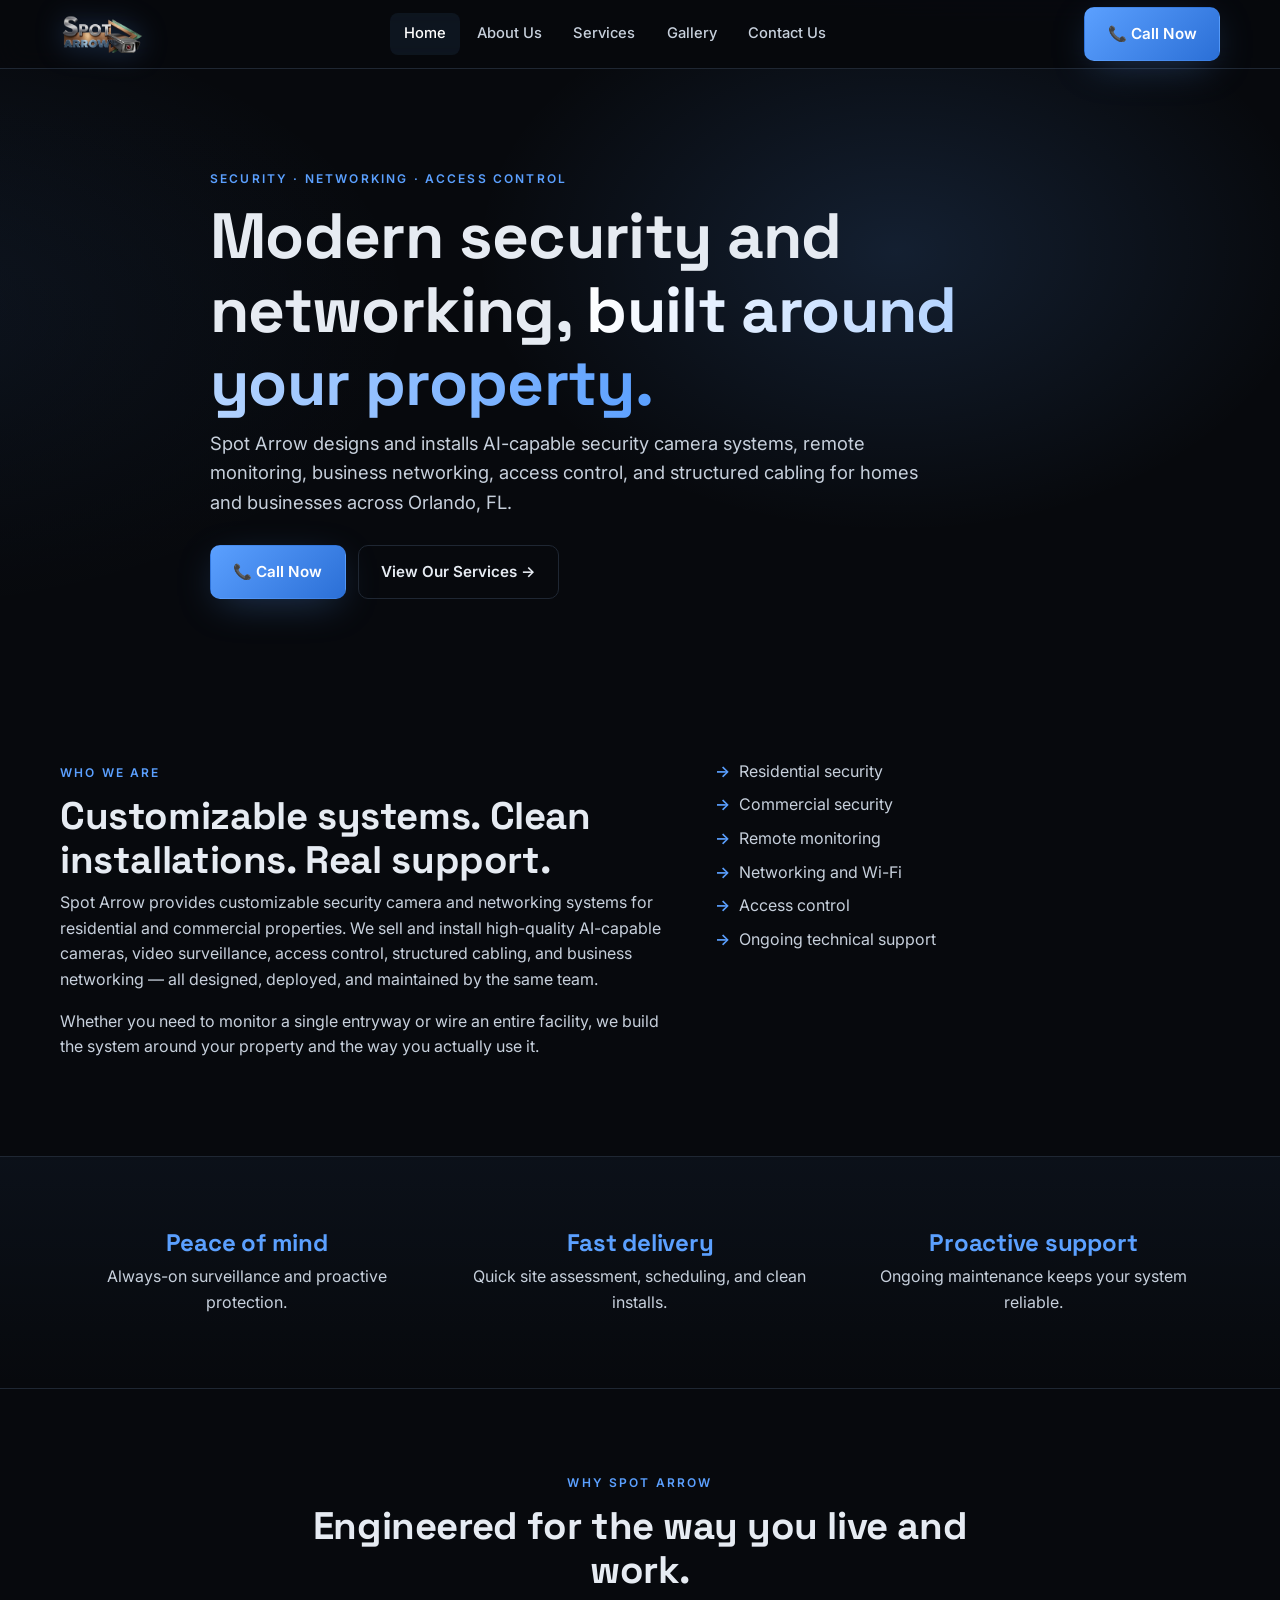
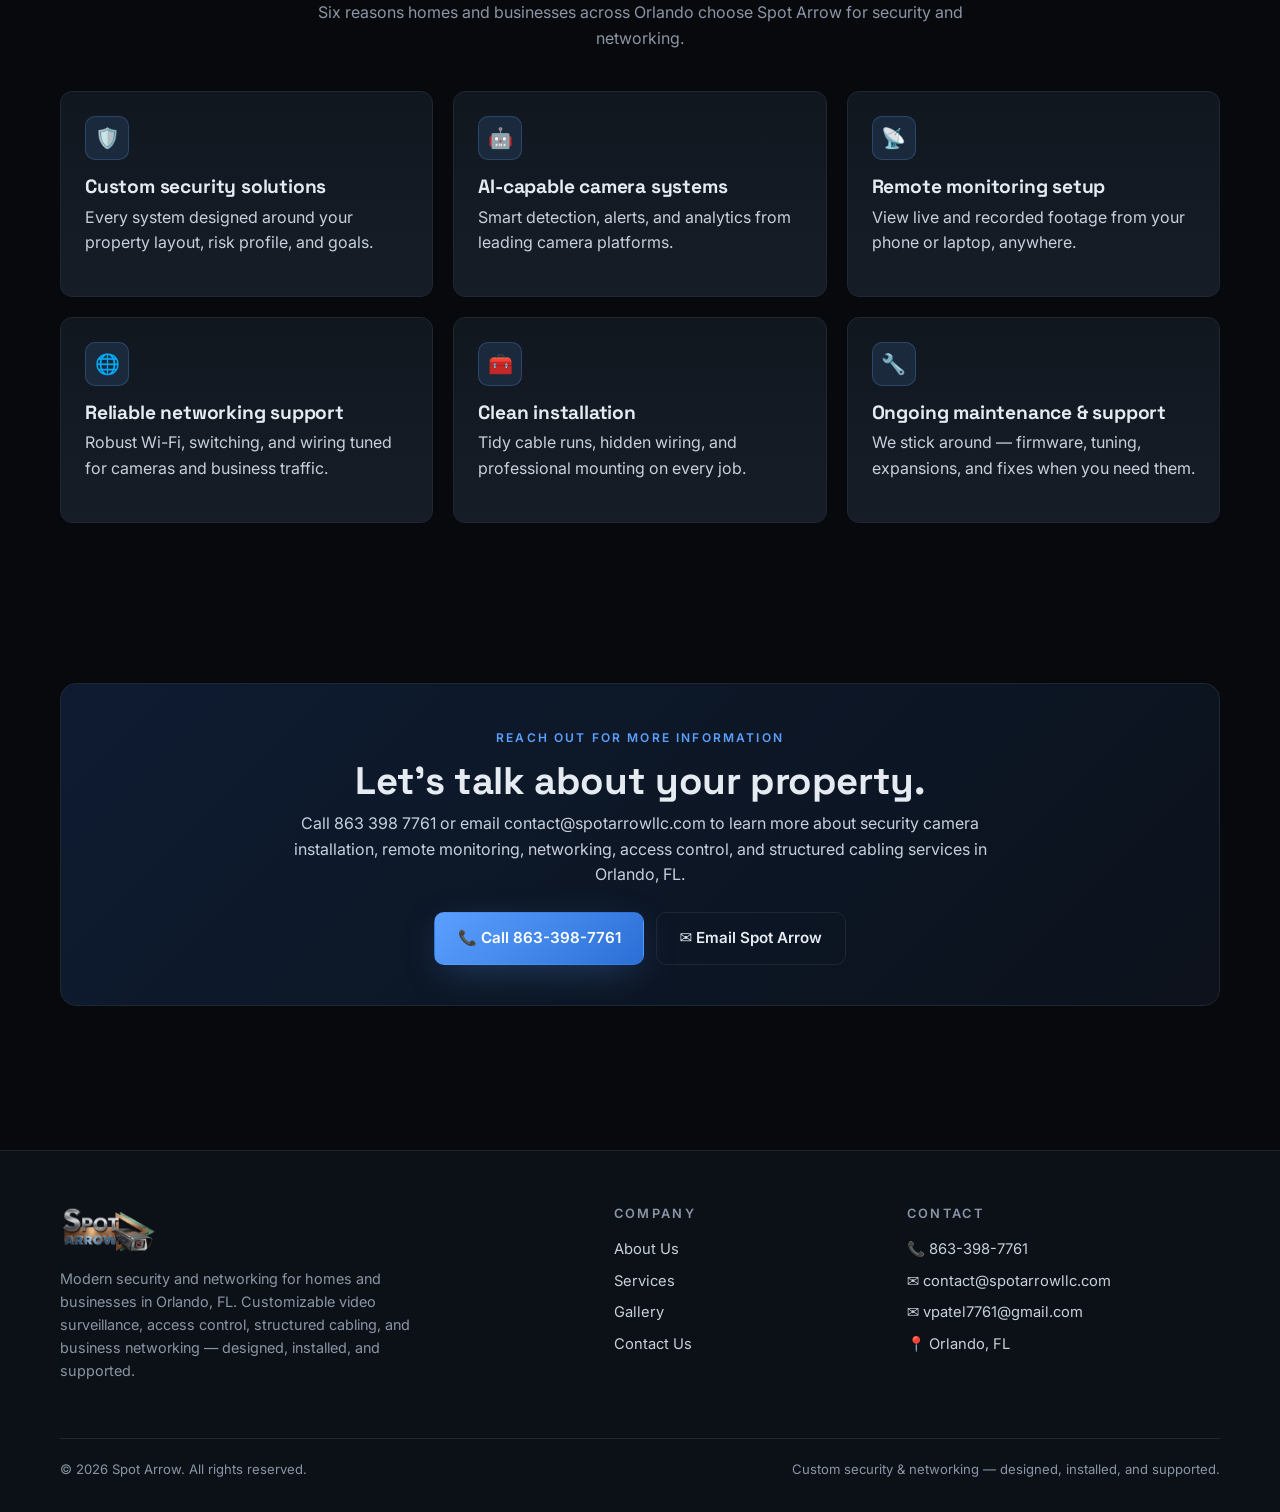
<file: static-site/index.html>
<!doctype html>
<html lang="en">
<head>
<meta charset="utf-8" />
<meta name="viewport" content="width=device-width,initial-scale=1" />
<title>Spot Arrow — Security Cameras, Networking & Access Control in Orlando, FL</title>
<meta name="description" content="Spot Arrow installs AI-capable security cameras, networking, access control, and structured cabling for homes and businesses in Orlando, FL. Call 863-398-7761." />
<meta property="og:title" content="Spot Arrow — Security & Networking in Orlando, FL" />
<meta property="og:description" content="AI-capable cameras, remote monitoring, networking, access control, and structured cabling — designed, installed, and supported." />
<meta property="og:type" content="website" />
<meta property="og:url" content="/index.html" />
<link rel="canonical" href="/index.html" />
<link rel="icon" type="image/png" href="assets/spot-arrow-logo.png" />
<link rel="preconnect" href="https://fonts.googleapis.com" />
<link rel="preconnect" href="https://fonts.gstatic.com" crossorigin />
<link href="https://fonts.googleapis.com/css2?family=Inter:wght@400;500;600;700&family=Space+Grotesk:wght@500;600;700&display=swap" rel="stylesheet" />
<link rel="stylesheet" href="styles.css" />
<script type="application/ld+json">
{
  "@context": "https://schema.org",
  "@type": "LocalBusiness",
  "name": "Spot Arrow",
  "description": "Security camera, surveillance, access control, and networking installer for homes and businesses.",
  "telephone": "+1-863-398-7761",
  "email": "contact@spotarrowllc.com",
  "areaServed": "Orlando, FL",
  "url": "/",
  "image": "/assets/spot-arrow-logo.png"
}
</script>
</head>
<body>

<!-- NAV -->
<header class="nav">
  <div class="container nav-inner">
    <a href="index.html" class="nav-logo" aria-label="Spot Arrow home">
      <img src="assets/spot-arrow-logo.png" alt="Spot Arrow logo" />
    </a>
    <nav class="nav-links" aria-label="Primary">
      <a href="index.html">Home</a>
      <a href="about.html">About Us</a>
      <a href="services.html">Services</a>
      <a href="gallery.html">Gallery</a>
      <a href="contact.html">Contact Us</a>
    </nav>
    <div class="nav-cta">
      <a class="btn btn-primary" href="tel:+18633987761">📞 Call Now</a>
      <button class="nav-toggle" aria-label="Toggle menu">☰</button>
    </div>
  </div>
  <div class="nav-mobile" aria-label="Mobile">
    <a href="index.html">Home</a>
    <a href="about.html">About Us</a>
    <a href="services.html">Services</a>
    <a href="gallery.html">Gallery</a>
    <a href="contact.html">Contact Us</a>
    <a class="btn btn-primary" href="tel:+18633987761">Call Now</a>
  </div>
</header>

<!-- HERO -->
<section class="hero">
  <div class="container hero-inner">
    <span class="eyebrow">Security · Networking · Access Control</span>
    <h1>Modern security and networking, <span class="gradient-text">built around your property.</span></h1>
    <p class="lead">
      Spot Arrow designs and installs AI-capable security camera systems, remote monitoring,
      business networking, access control, and structured cabling for homes and businesses
      across Orlando, FL.
    </p>
    <div class="hero-actions">
      <a class="btn btn-primary" href="tel:+18633987761">📞 Call Now</a>
      <a class="btn btn-outline" href="services.html">View Our Services →</a>
    </div>
  </div>
</section>

<!-- INTRO -->
<section class="section">
  <div class="container two-col">
    <div>
      <span class="eyebrow">Who we are</span>
      <h2>Customizable systems. Clean installations. Real support.</h2>
      <p>
        Spot Arrow provides customizable security camera and networking systems for residential
        and commercial properties. We sell and install high-quality AI-capable cameras, video
        surveillance, access control, structured cabling, and business networking — all designed,
        deployed, and maintained by the same team.
      </p>
      <p>
        Whether you need to monitor a single entryway or wire an entire facility, we build the
        system around your property and the way you actually use it.
      </p>
    </div>
    <ul class="feature-list">
      <li>Residential security</li>
      <li>Commercial security</li>
      <li>Remote monitoring</li>
      <li>Networking and Wi-Fi</li>
      <li>Access control</li>
      <li>Ongoing technical support</li>
    </ul>
  </div>
</section>

<!-- PUNCH BAND -->
<section class="punch section-sm">
  <div class="container grid grid-3">
    <div class="stat"><h3>Peace of mind</h3><p>Always-on surveillance and proactive protection.</p></div>
    <div class="stat"><h3>Fast delivery</h3><p>Quick site assessment, scheduling, and clean installs.</p></div>
    <div class="stat"><h3>Proactive support</h3><p>Ongoing maintenance keeps your system reliable.</p></div>
  </div>
</section>

<!-- WHY CHOOSE -->
<section class="section">
  <div class="container">
    <div class="section-head">
      <span class="eyebrow">Why Spot Arrow</span>
      <h2>Engineered for the way you live and work.</h2>
      <p>Six reasons homes and businesses across Orlando choose Spot Arrow for security and networking.</p>
    </div>
    <div class="grid grid-3">
      <article class="card"><div class="icon">🛡️</div><h3>Custom security solutions</h3><p>Every system designed around your property layout, risk profile, and goals.</p></article>
      <article class="card"><div class="icon">🤖</div><h3>AI-capable camera systems</h3><p>Smart detection, alerts, and analytics from leading camera platforms.</p></article>
      <article class="card"><div class="icon">📡</div><h3>Remote monitoring setup</h3><p>View live and recorded footage from your phone or laptop, anywhere.</p></article>
      <article class="card"><div class="icon">🌐</div><h3>Reliable networking support</h3><p>Robust Wi-Fi, switching, and wiring tuned for cameras and business traffic.</p></article>
      <article class="card"><div class="icon">🧰</div><h3>Clean installation</h3><p>Tidy cable runs, hidden wiring, and professional mounting on every job.</p></article>
      <article class="card"><div class="icon">🔧</div><h3>Ongoing maintenance & support</h3><p>We stick around — firmware, tuning, expansions, and fixes when you need them.</p></article>
    </div>
  </div>
</section>

<!-- CONTACT BAND -->
<section class="section">
  <div class="container">
    <div class="contact-band">
      <span class="eyebrow">Reach out for more information</span>
      <h2>Let's talk about your property.</h2>
      <p style="max-width:760px;margin:0 auto;">
        Call 863 398 7761 or email contact@spotarrowllc.com to learn more about security camera
        installation, remote monitoring, networking, access control, and structured cabling
        services in Orlando, FL.
      </p>
      <div class="actions">
        <a class="btn btn-primary" href="tel:+18633987761">📞 Call 863-398-7761</a>
        <a class="btn btn-outline" href="mailto:contact@spotarrowllc.com">✉️ Email Spot Arrow</a>
      </div>
    </div>
  </div>
</section>

<!-- FOOTER -->
<footer class="footer">
  <div class="container">
    <div class="footer-grid">
      <div>
        <img src="assets/spot-arrow-logo.png" alt="Spot Arrow logo" />
        <p class="footer-tagline">
          Modern security and networking for homes and businesses in Orlando, FL.
          Customizable video surveillance, access control, structured cabling, and
          business networking — designed, installed, and supported.
        </p>
      </div>
      <div>
        <h4>Company</h4>
        <ul>
          <li><a href="about.html">About Us</a></li>
          <li><a href="services.html">Services</a></li>
          <li><a href="gallery.html">Gallery</a></li>
          <li><a href="contact.html">Contact Us</a></li>
        </ul>
      </div>
      <div>
        <h4>Contact</h4>
        <ul>
          <li>📞 <a href="tel:+18633987761">863-398-7761</a></li>
          <li>✉️ <a href="mailto:contact@spotarrowllc.com">contact@spotarrowllc.com</a></li>
          <li>✉️ <a href="mailto:vpatel7761@gmail.com">vpatel7761@gmail.com</a></li>
          <li>📍 Orlando, FL</li>
        </ul>
      </div>
    </div>
    <div class="footer-bottom">
      <span>© <span id="year"></span> Spot Arrow. All rights reserved.</span>
      <span>Custom security & networking — designed, installed, and supported.</span>
    </div>
  </div>
</footer>

<script src="script.js"></script>
</body>
</html>
</file>
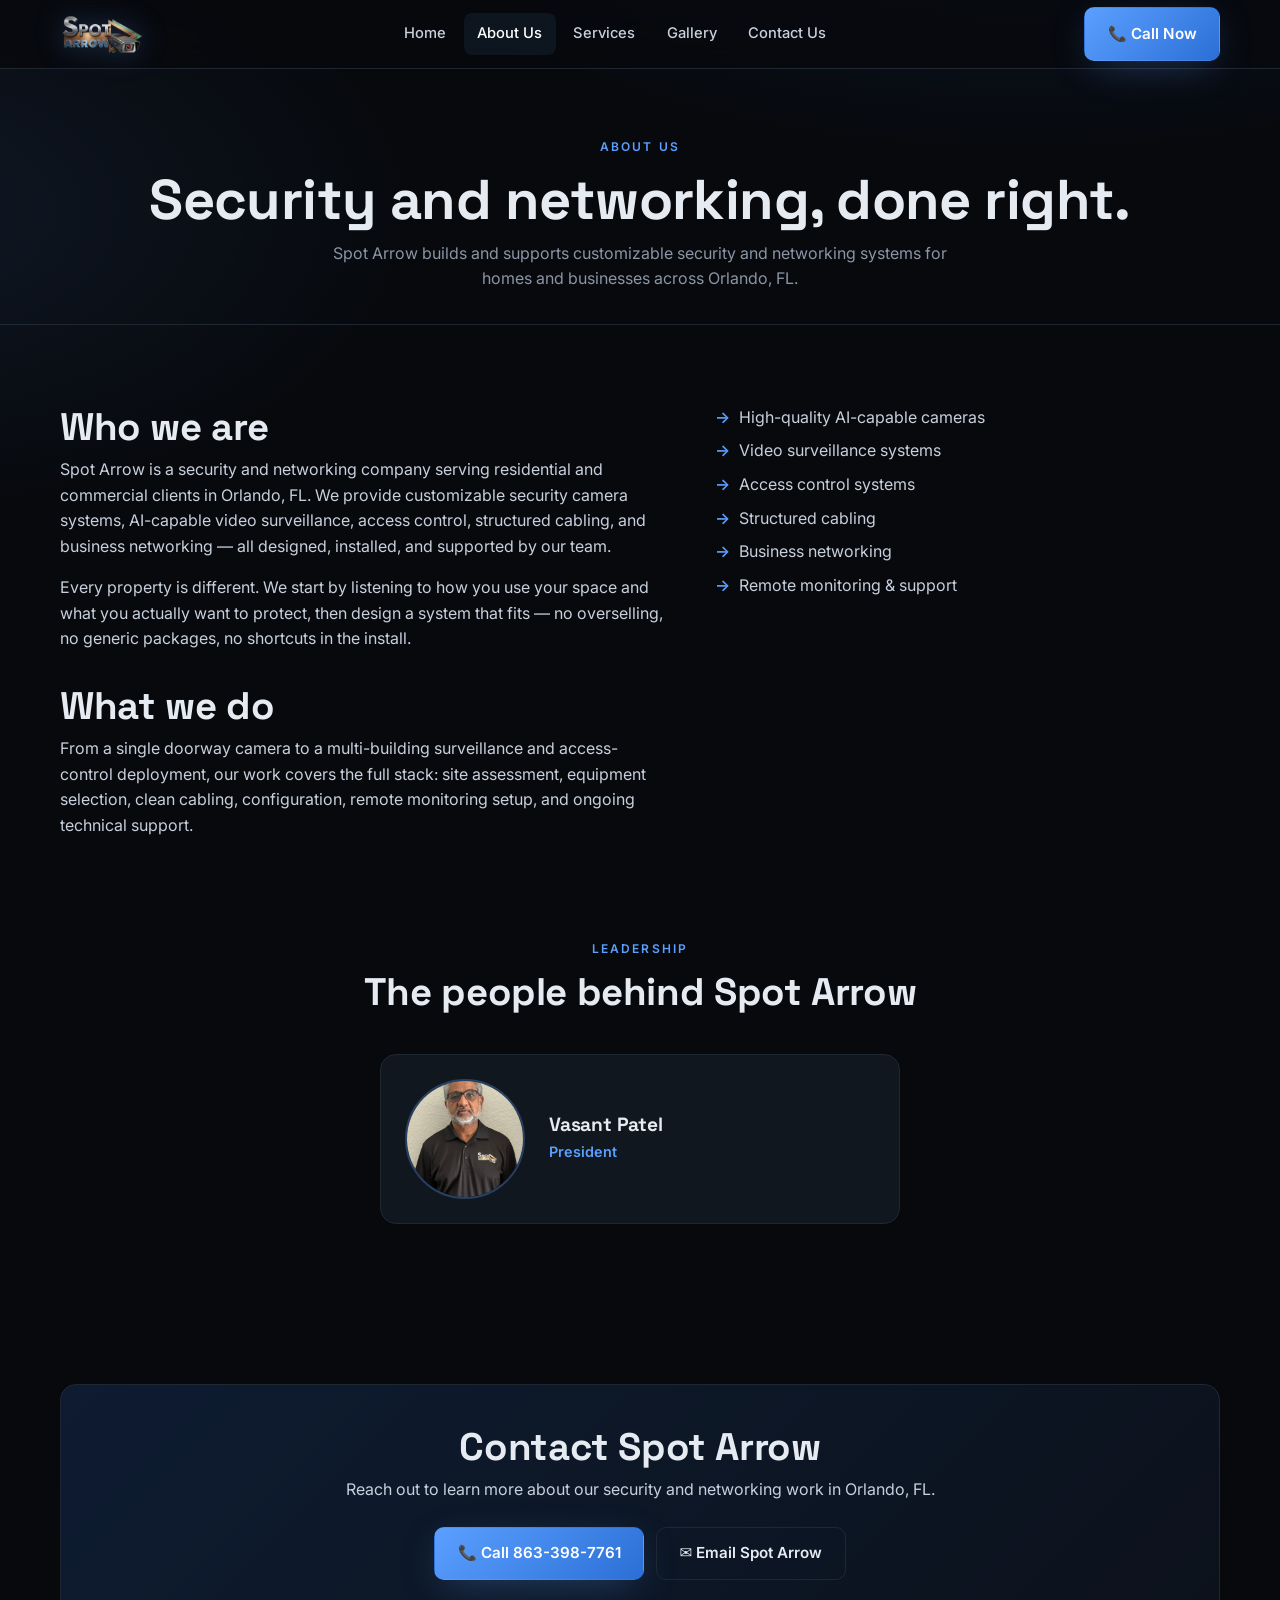
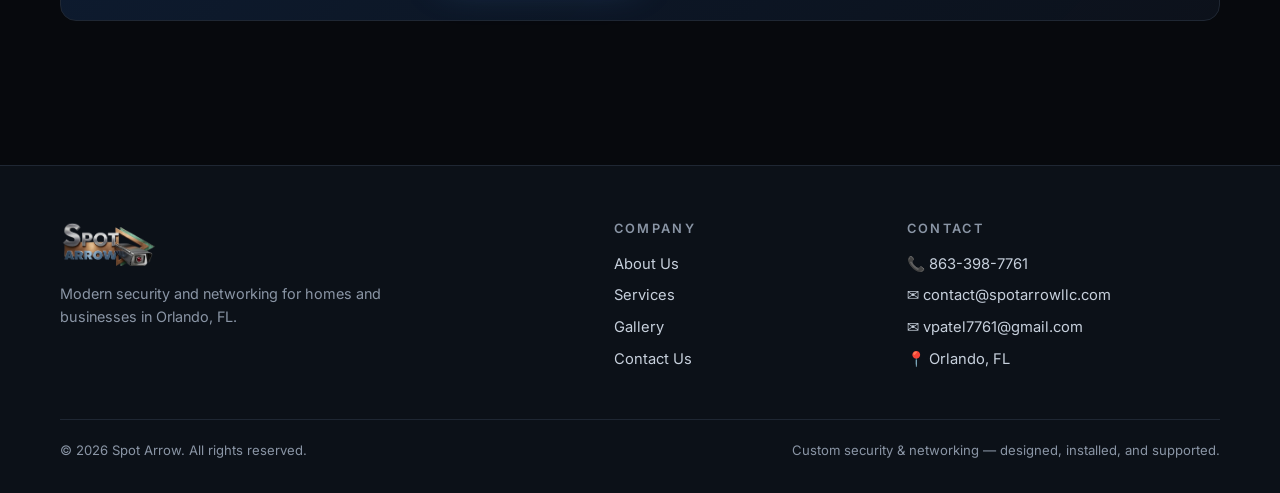
<file: static-site/about.html>
<!doctype html>
<html lang="en">
<head>
<meta charset="utf-8" />
<meta name="viewport" content="width=device-width,initial-scale=1" />
<title>About Spot Arrow — Security & Networking in Orlando, FL</title>
<meta name="description" content="Spot Arrow is an Orlando, FL security and networking company specializing in AI-capable cameras, access control, and structured cabling for homes and businesses." />
<meta property="og:title" content="About Spot Arrow" />
<meta property="og:description" content="Customizable security camera and networking systems for homes and businesses in Orlando, FL." />
<meta property="og:type" content="website" />
<meta property="og:url" content="/about.html" />
<link rel="canonical" href="/about.html" />
<link rel="icon" type="image/png" href="assets/spot-arrow-logo.png" />
<link href="https://fonts.googleapis.com/css2?family=Inter:wght@400;500;600;700&family=Space+Grotesk:wght@500;600;700&display=swap" rel="stylesheet" />
<link rel="stylesheet" href="styles.css" />
<script type="application/ld+json">
{
  "@context": "https://schema.org",
  "@type": "Organization",
  "name": "Spot Arrow",
  "telephone": "+1-863-398-7761",
  "email": "contact@spotarrowllc.com",
  "areaServed": "Orlando, FL",
  "url": "/about.html",
  "logo": "/assets/spot-arrow-logo.png"
}
</script>
</head>
<body>

<header class="nav">
  <div class="container nav-inner">
    <a href="index.html" class="nav-logo"><img src="assets/spot-arrow-logo.png" alt="Spot Arrow logo" /></a>
    <nav class="nav-links">
      <a href="index.html">Home</a><a href="about.html">About Us</a><a href="services.html">Services</a><a href="gallery.html">Gallery</a><a href="contact.html">Contact Us</a>
    </nav>
    <div class="nav-cta">
      <a class="btn btn-primary" href="tel:+18633987761">📞 Call Now</a>
      <button class="nav-toggle" aria-label="Toggle menu">☰</button>
    </div>
  </div>
  <div class="nav-mobile">
    <a href="index.html">Home</a><a href="about.html">About Us</a><a href="services.html">Services</a><a href="gallery.html">Gallery</a><a href="contact.html">Contact Us</a>
    <a class="btn btn-primary" href="tel:+18633987761">Call Now</a>
  </div>
</header>

<section class="page-head">
  <div class="container">
    <span class="eyebrow">About us</span>
    <h1>Security and networking, done right.</h1>
    <p>Spot Arrow builds and supports customizable security and networking systems for homes and businesses across Orlando, FL.</p>
  </div>
</section>

<section class="section">
  <div class="container two-col">
    <div>
      <h2>Who we are</h2>
      <p>
        Spot Arrow is a security and networking company serving residential and commercial
        clients in Orlando, FL. We provide customizable security camera systems, AI-capable
        video surveillance, access control, structured cabling, and business networking — all
        designed, installed, and supported by our team.
      </p>
      <p>
        Every property is different. We start by listening to how you use your space and what
        you actually want to protect, then design a system that fits — no overselling, no
        generic packages, no shortcuts in the install.
      </p>
      <h2 style="margin-top:2rem;">What we do</h2>
      <p>
        From a single doorway camera to a multi-building surveillance and access-control
        deployment, our work covers the full stack: site assessment, equipment selection,
        clean cabling, configuration, remote monitoring setup, and ongoing technical support.
      </p>
    </div>
    <ul class="feature-list">
      <li>High-quality AI-capable cameras</li>
      <li>Video surveillance systems</li>
      <li>Access control systems</li>
      <li>Structured cabling</li>
      <li>Business networking</li>
      <li>Remote monitoring & support</li>
    </ul>
  </div>
</section>

<section class="section" style="padding-top:0;">
  <div class="container">
    <div class="section-head">
      <span class="eyebrow">Leadership</span>
      <h2>The people behind Spot Arrow</h2>
    </div>
    <div class="leader-card">
      <img src="assets/vasant-patel.jpeg" alt="Portrait of Vasant Patel, President of Spot Arrow" />
      <div>
        <h3>Vasant Patel</h3>
        <div class="role">President</div>
      </div>
    </div>
  </div>
</section>

<section class="section">
  <div class="container">
    <div class="contact-band">
      <h2>Contact Spot Arrow</h2>
      <p>Reach out to learn more about our security and networking work in Orlando, FL.</p>
      <div class="actions">
        <a class="btn btn-primary" href="tel:+18633987761">📞 Call 863-398-7761</a>
        <a class="btn btn-outline" href="mailto:contact@spotarrowllc.com">✉️ Email Spot Arrow</a>
      </div>
    </div>
  </div>
</section>

<footer class="footer">
  <div class="container">
    <div class="footer-grid">
      <div>
        <img src="assets/spot-arrow-logo.png" alt="Spot Arrow logo" />
        <p class="footer-tagline">Modern security and networking for homes and businesses in Orlando, FL.</p>
      </div>
      <div><h4>Company</h4><ul><li><a href="about.html">About Us</a></li><li><a href="services.html">Services</a></li><li><a href="gallery.html">Gallery</a></li><li><a href="contact.html">Contact Us</a></li></ul></div>
      <div><h4>Contact</h4><ul>
        <li>📞 <a href="tel:+18633987761">863-398-7761</a></li>
        <li>✉️ <a href="mailto:contact@spotarrowllc.com">contact@spotarrowllc.com</a></li>
        <li>✉️ <a href="mailto:vpatel7761@gmail.com">vpatel7761@gmail.com</a></li>
        <li>📍 Orlando, FL</li>
      </ul></div>
    </div>
    <div class="footer-bottom"><span>© <span id="year"></span> Spot Arrow. All rights reserved.</span><span>Custom security & networking — designed, installed, and supported.</span></div>
  </div>
</footer>

<script src="script.js"></script>
</body>
</html>
</file>
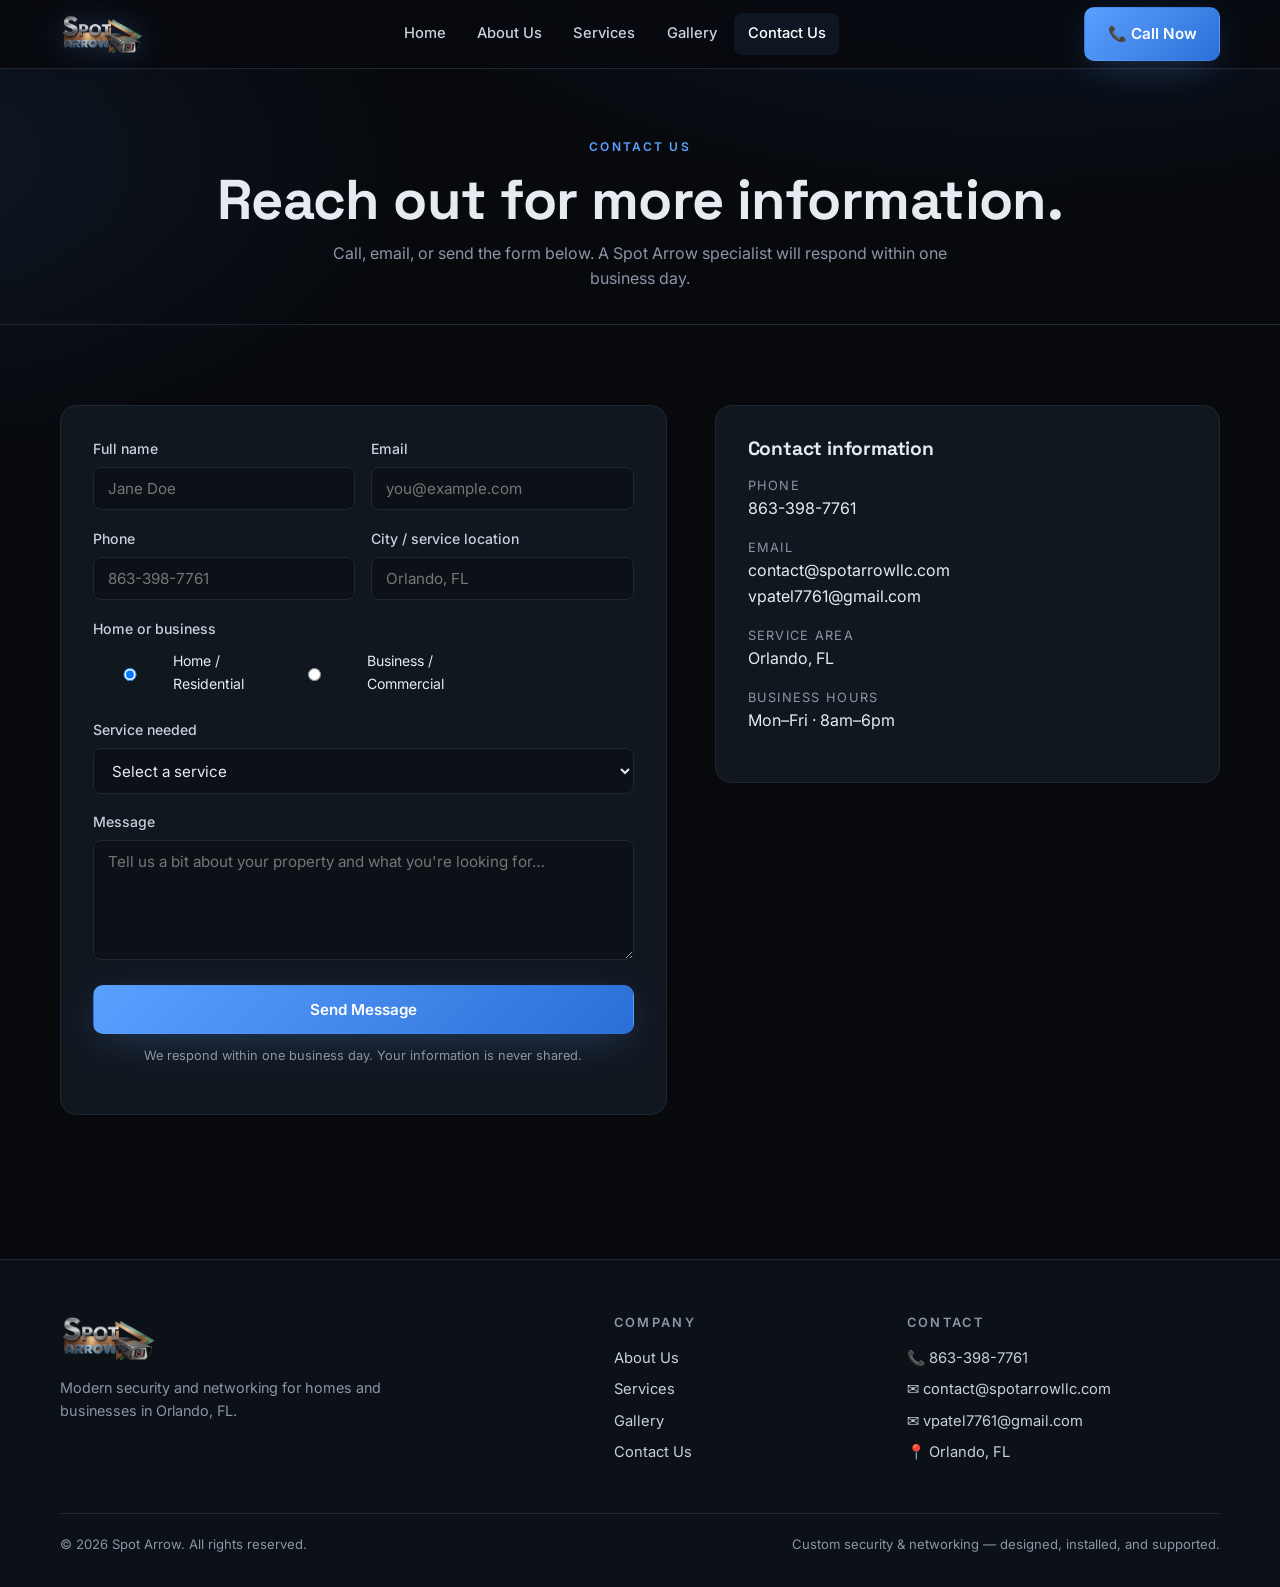
<file: static-site/contact.html>
<!doctype html>
<html lang="en">
<head>
<meta charset="utf-8" />
<meta name="viewport" content="width=device-width,initial-scale=1" />
<title>Contact Spot Arrow — Security & Networking in Orlando, FL</title>
<meta name="description" content="Contact Spot Arrow for security camera installation, networking, access control, and structured cabling in Orlando, FL. Call 863-398-7761 or email contact@spotarrowllc.com." />
<meta property="og:title" content="Contact Spot Arrow" />
<meta property="og:description" content="Reach Spot Arrow for security and networking work in Orlando, FL." />
<meta property="og:type" content="website" />
<meta property="og:url" content="/contact.html" />
<link rel="canonical" href="/contact.html" />
<link rel="icon" type="image/png" href="assets/spot-arrow-logo.png" />
<link href="https://fonts.googleapis.com/css2?family=Inter:wght@400;500;600;700&family=Space+Grotesk:wght@500;600;700&display=swap" rel="stylesheet" />
<link rel="stylesheet" href="styles.css" />
<script type="application/ld+json">
{
  "@context": "https://schema.org",
  "@type": "LocalBusiness",
  "name": "Spot Arrow",
  "telephone": "+1-863-398-7761",
  "email": "contact@spotarrowllc.com",
  "areaServed": "Orlando, FL",
  "url": "/contact.html",
  "openingHours": "Mo-Fr 08:00-18:00"
}
</script>
</head>
<body>

<header class="nav">
  <div class="container nav-inner">
    <a href="index.html" class="nav-logo"><img src="assets/spot-arrow-logo.png" alt="Spot Arrow logo" /></a>
    <nav class="nav-links">
      <a href="index.html">Home</a><a href="about.html">About Us</a><a href="services.html">Services</a><a href="gallery.html">Gallery</a><a href="contact.html">Contact Us</a>
    </nav>
    <div class="nav-cta">
      <a class="btn btn-primary" href="tel:+18633987761">📞 Call Now</a>
      <button class="nav-toggle" aria-label="Toggle menu">☰</button>
    </div>
  </div>
  <div class="nav-mobile">
    <a href="index.html">Home</a><a href="about.html">About Us</a><a href="services.html">Services</a><a href="gallery.html">Gallery</a><a href="contact.html">Contact Us</a>
    <a class="btn btn-primary" href="tel:+18633987761">Call Now</a>
  </div>
</header>

<section class="page-head">
  <div class="container">
    <span class="eyebrow">Contact us</span>
    <h1>Reach out for more information.</h1>
    <p>Call, email, or send the form below. A Spot Arrow specialist will respond within one business day.</p>
  </div>
</section>

<section class="section">
  <div class="container two-col">
    <!-- FORM -->
    <div>
      <form id="contact-form" class="form" novalidate>
        <div class="form-row">
          <div class="field"><label for="full_name">Full name</label><input id="full_name" name="full_name" required placeholder="Jane Doe" /></div>
          <div class="field"><label for="email">Email</label><input id="email" name="email" type="email" required placeholder="you@example.com" /></div>
        </div>
        <div class="form-row">
          <div class="field"><label for="phone">Phone</label><input id="phone" name="phone" type="tel" required placeholder="863-398-7761" /></div>
          <div class="field"><label for="city">City / service location</label><input id="city" name="city" required placeholder="Orlando, FL" /></div>
        </div>
        <div class="field">
          <label>Home or business</label>
          <div class="radio-group">
            <label><input type="radio" name="property_kind" value="home" checked /> Home / Residential</label>
            <label><input type="radio" name="property_kind" value="business" /> Business / Commercial</label>
          </div>
        </div>
        <div class="field">
          <label for="service_needed">Service needed</label>
          <select id="service_needed" name="service_needed" required>
            <option value="">Select a service</option>
            <option>Security camera installation</option>
            <option>Remote monitoring setup</option>
            <option>Camera maintenance and technical support</option>
            <option>Network design and installation</option>
            <option>Network optimization and security</option>
            <option>Access control system installation</option>
            <option>Structured cabling</option>
            <option>Systems integration</option>
            <option>Other</option>
          </select>
        </div>
        <div class="field">
          <label for="message">Message</label>
          <textarea id="message" name="message" placeholder="Tell us a bit about your property and what you're looking for…"></textarea>
        </div>
        <button type="submit" class="btn btn-primary" style="width:100%; justify-content:center;">Send Message</button>
        <p class="muted" style="font-size:.8rem; text-align:center; margin-top:.75rem;">
          We respond within one business day. Your information is never shared.
        </p>
      </form>

      <div id="contact-success" class="form-success" role="status" aria-live="polite">
        <h2>Thanks — we got it.</h2>
        <p>A Spot Arrow specialist will reach out within one business day.</p>
      </div>
    </div>

    <!-- INFO -->
    <aside class="contact-info">
      <h3>Contact information</h3>
      <div class="item">
        <div>
          <div class="label">Phone</div>
          <div class="value"><a href="tel:+18633987761">863-398-7761</a></div>
        </div>
      </div>
      <div class="item">
        <div>
          <div class="label">Email</div>
          <div class="value"><a href="mailto:contact@spotarrowllc.com">contact@spotarrowllc.com</a></div>
          <div class="value"><a href="mailto:vpatel7761@gmail.com">vpatel7761@gmail.com</a></div>
        </div>
      </div>
      <div class="item">
        <div>
          <div class="label">Service area</div>
          <div class="value">Orlando, FL</div>
        </div>
      </div>
      <div class="item">
        <div>
          <div class="label">Business hours</div>
          <div class="value">Mon–Fri · 8am–6pm</div>
        </div>
      </div>
    </aside>
  </div>
</section>

<footer class="footer">
  <div class="container">
    <div class="footer-grid">
      <div>
        <img src="assets/spot-arrow-logo.png" alt="Spot Arrow logo" />
        <p class="footer-tagline">Modern security and networking for homes and businesses in Orlando, FL.</p>
      </div>
      <div><h4>Company</h4><ul><li><a href="about.html">About Us</a></li><li><a href="services.html">Services</a></li><li><a href="gallery.html">Gallery</a></li><li><a href="contact.html">Contact Us</a></li></ul></div>
      <div><h4>Contact</h4><ul>
        <li>📞 <a href="tel:+18633987761">863-398-7761</a></li>
        <li>✉️ <a href="mailto:contact@spotarrowllc.com">contact@spotarrowllc.com</a></li>
        <li>✉️ <a href="mailto:vpatel7761@gmail.com">vpatel7761@gmail.com</a></li>
        <li>📍 Orlando, FL</li>
      </ul></div>
    </div>
    <div class="footer-bottom"><span>© <span id="year"></span> Spot Arrow. All rights reserved.</span><span>Custom security & networking — designed, installed, and supported.</span></div>
  </div>
</footer>

<script src="script.js"></script>
</body>
</html>
</file>
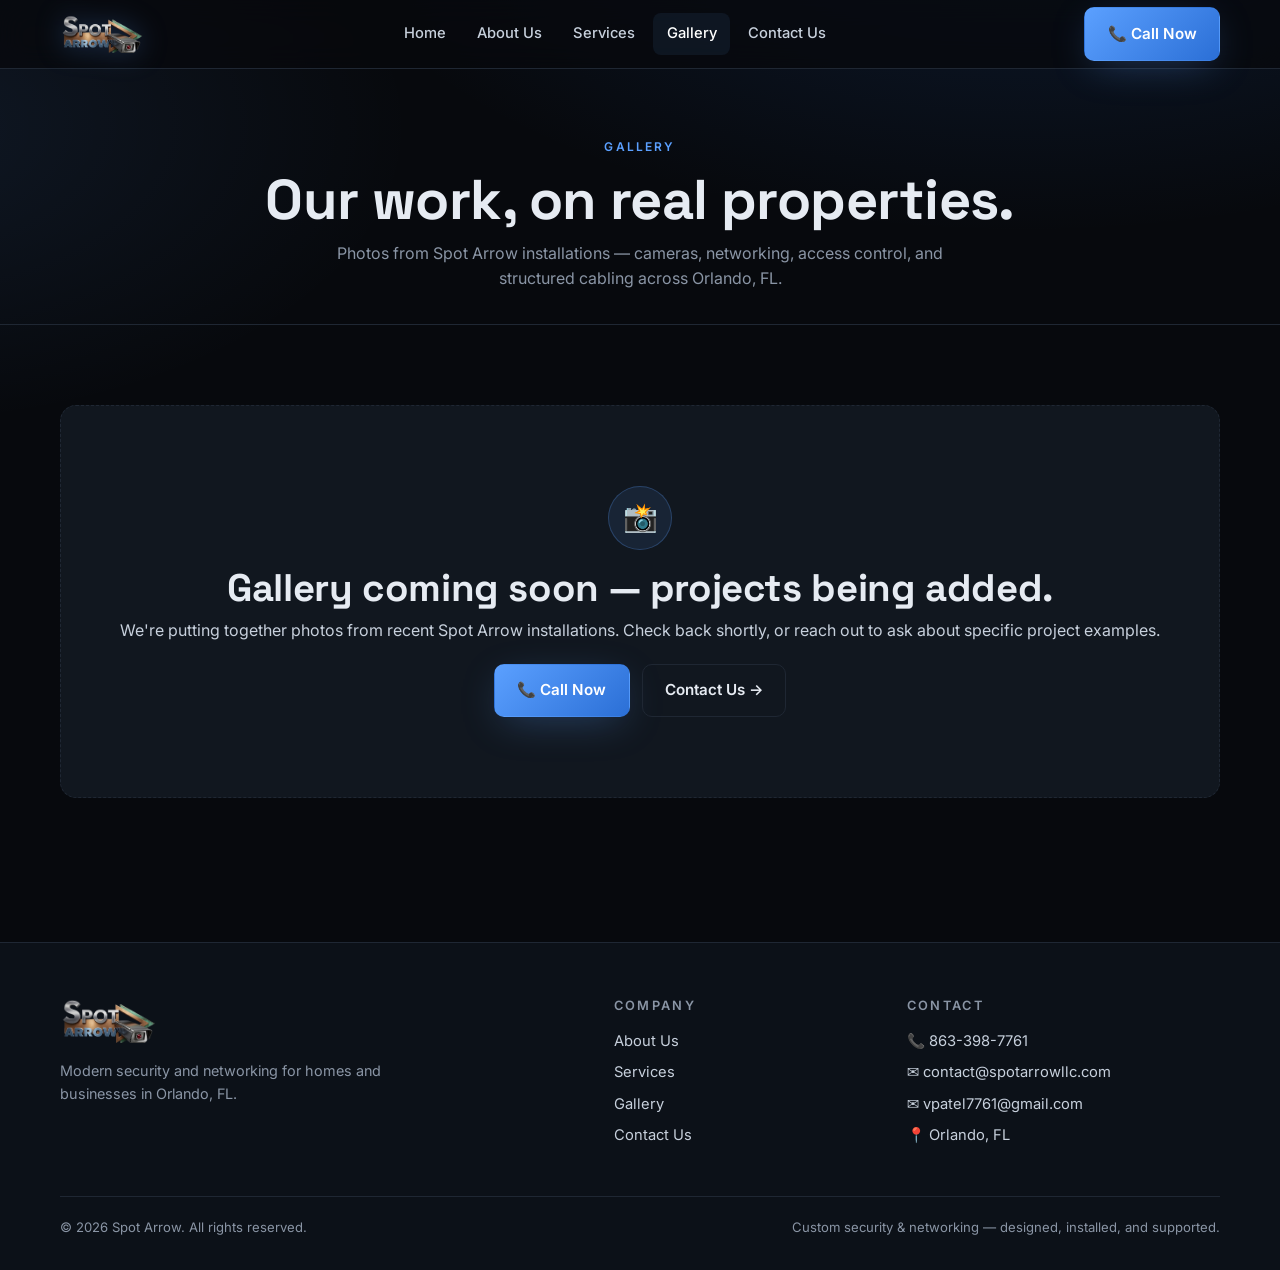
<file: static-site/gallery.html>
<!doctype html>
<html lang="en">
<head>
<meta charset="utf-8" />
<meta name="viewport" content="width=device-width,initial-scale=1" />
<title>Gallery — Spot Arrow Installations in Orlando, FL</title>
<meta name="description" content="Photos of Spot Arrow security camera, networking, access control, and structured cabling installations in Orlando, FL." />
<meta property="og:title" content="Spot Arrow Gallery" />
<meta property="og:description" content="Real installations from Spot Arrow — cameras, networking, access control, cabling." />
<meta property="og:type" content="website" />
<meta property="og:url" content="/gallery.html" />
<link rel="canonical" href="/gallery.html" />
<link rel="icon" type="image/png" href="assets/spot-arrow-logo.png" />
<link href="https://fonts.googleapis.com/css2?family=Inter:wght@400;500;600;700&family=Space+Grotesk:wght@500;600;700&display=swap" rel="stylesheet" />
<link rel="stylesheet" href="styles.css" />
</head>
<body>

<header class="nav">
  <div class="container nav-inner">
    <a href="index.html" class="nav-logo"><img src="assets/spot-arrow-logo.png" alt="Spot Arrow logo" /></a>
    <nav class="nav-links">
      <a href="index.html">Home</a><a href="about.html">About Us</a><a href="services.html">Services</a><a href="gallery.html">Gallery</a><a href="contact.html">Contact Us</a>
    </nav>
    <div class="nav-cta">
      <a class="btn btn-primary" href="tel:+18633987761">📞 Call Now</a>
      <button class="nav-toggle" aria-label="Toggle menu">☰</button>
    </div>
  </div>
  <div class="nav-mobile">
    <a href="index.html">Home</a><a href="about.html">About Us</a><a href="services.html">Services</a><a href="gallery.html">Gallery</a><a href="contact.html">Contact Us</a>
    <a class="btn btn-primary" href="tel:+18633987761">Call Now</a>
  </div>
</header>

<section class="page-head">
  <div class="container">
    <span class="eyebrow">Gallery</span>
    <h1>Our work, on real properties.</h1>
    <p>Photos from Spot Arrow installations — cameras, networking, access control, and structured cabling across Orlando, FL.</p>
  </div>
</section>

<section class="section">
  <div class="container">
    <div id="gallery-empty" class="gallery-empty">
      <div class="icon">📸</div>
      <h2>Gallery coming soon — projects being added.</h2>
      <p>We're putting together photos from recent Spot Arrow installations. Check back shortly, or reach out to ask about specific project examples.</p>
      <div style="margin-top:1.25rem; display:flex; gap:.75rem; justify-content:center; flex-wrap:wrap;">
        <a class="btn btn-primary" href="tel:+18633987761">📞 Call Now</a>
        <a class="btn btn-outline" href="contact.html">Contact Us →</a>
      </div>
    </div>
    <div id="gallery-grid" class="gallery-grid" style="display:none;"></div>
  </div>
</section>

<footer class="footer">
  <div class="container">
    <div class="footer-grid">
      <div>
        <img src="assets/spot-arrow-logo.png" alt="Spot Arrow logo" />
        <p class="footer-tagline">Modern security and networking for homes and businesses in Orlando, FL.</p>
      </div>
      <div><h4>Company</h4><ul><li><a href="about.html">About Us</a></li><li><a href="services.html">Services</a></li><li><a href="gallery.html">Gallery</a></li><li><a href="contact.html">Contact Us</a></li></ul></div>
      <div><h4>Contact</h4><ul>
        <li>📞 <a href="tel:+18633987761">863-398-7761</a></li>
        <li>✉️ <a href="mailto:contact@spotarrowllc.com">contact@spotarrowllc.com</a></li>
        <li>✉️ <a href="mailto:vpatel7761@gmail.com">vpatel7761@gmail.com</a></li>
        <li>📍 Orlando, FL</li>
      </ul></div>
    </div>
    <div class="footer-bottom"><span>© <span id="year"></span> Spot Arrow. All rights reserved.</span><span>Custom security & networking — designed, installed, and supported.</span></div>
  </div>
</footer>

<script src="script.js"></script>
</body>
</html>
</file>
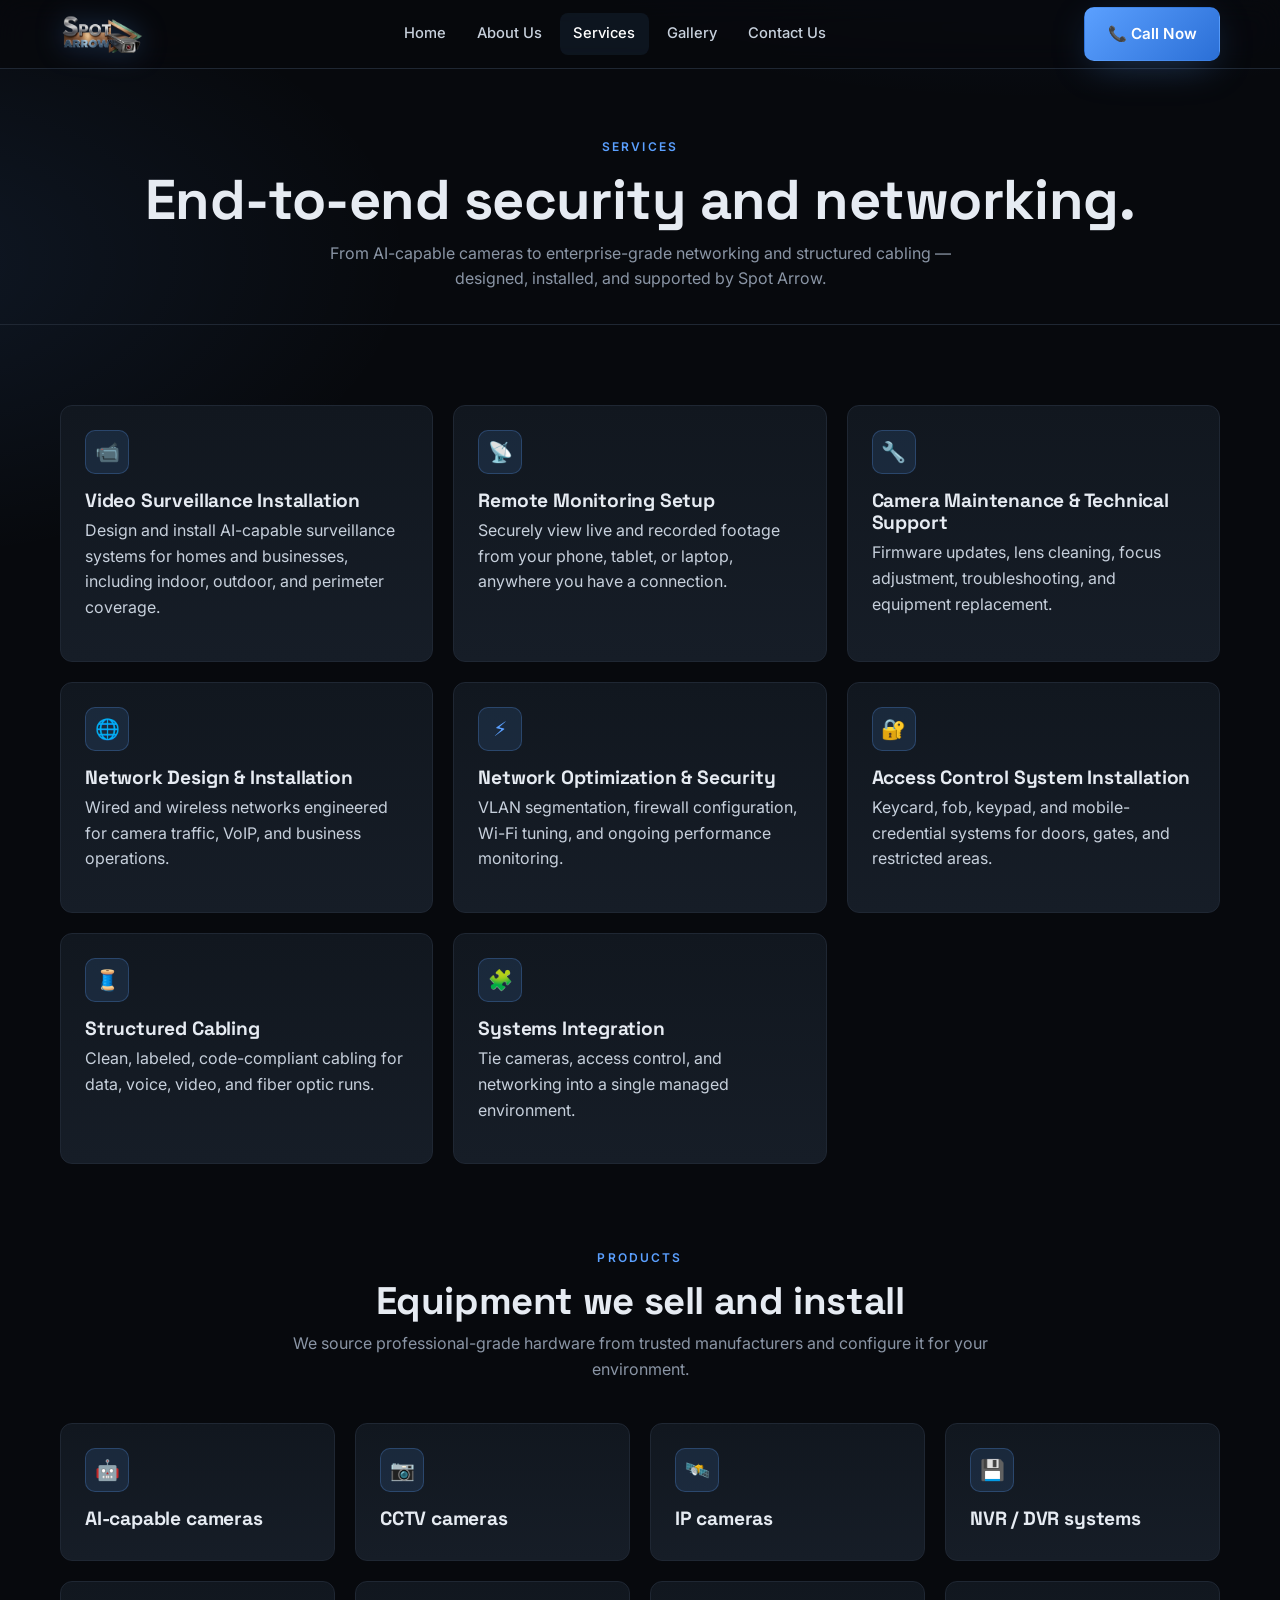
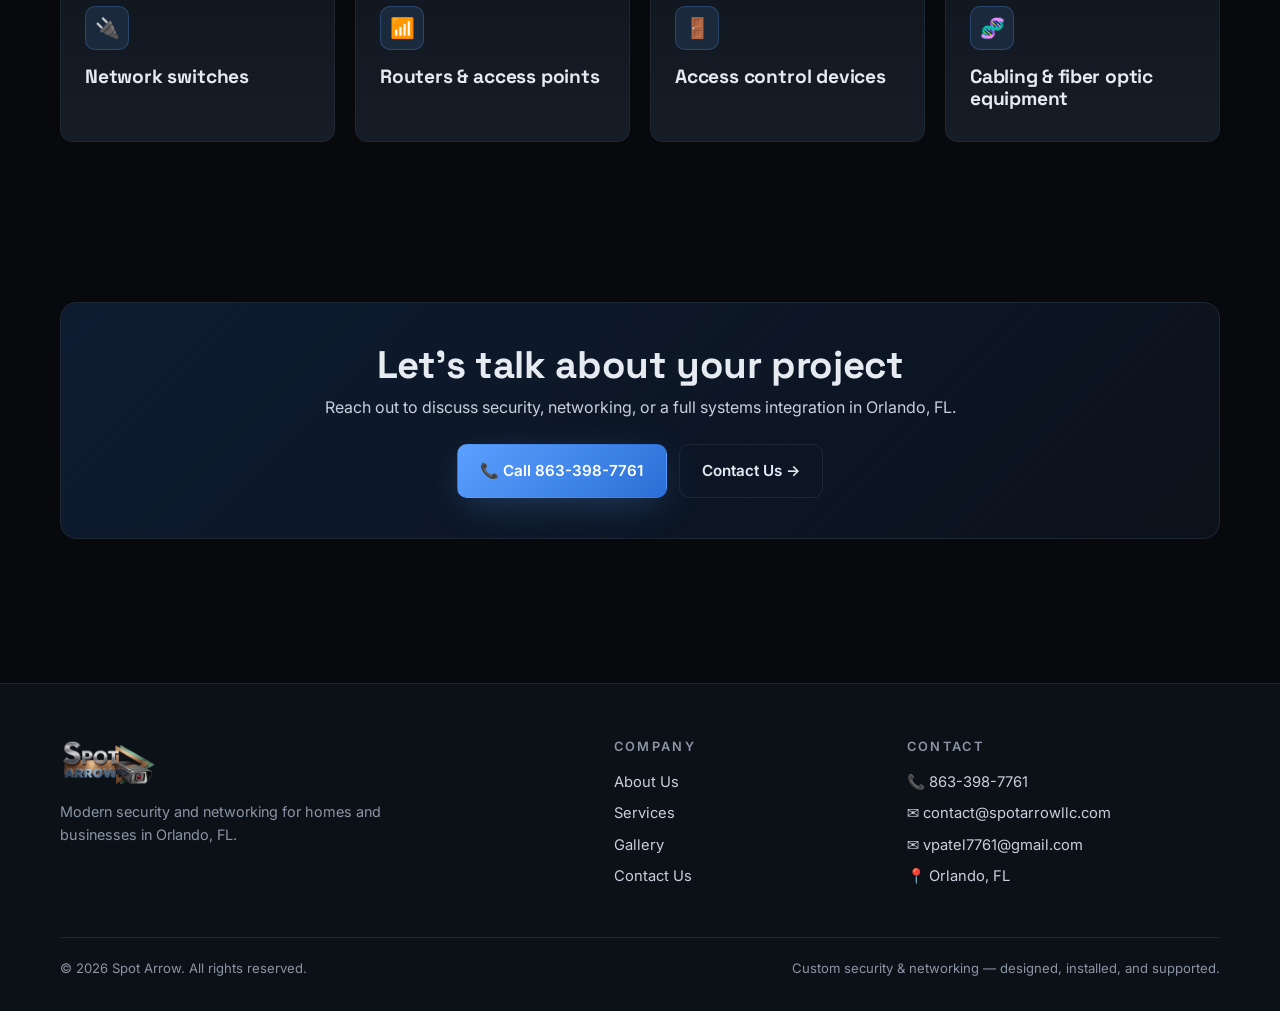
<file: static-site/services.html>
<!doctype html>
<html lang="en">
<head>
<meta charset="utf-8" />
<meta name="viewport" content="width=device-width,initial-scale=1" />
<title>Services — Security Cameras, Networking & Access Control | Spot Arrow</title>
<meta name="description" content="Spot Arrow services in Orlando, FL: video surveillance, remote monitoring, camera maintenance, network design, network optimization, access control, structured cabling, and systems integration." />
<meta property="og:title" content="Spot Arrow Services" />
<meta property="og:description" content="Video surveillance, networking, access control, structured cabling, and systems integration in Orlando, FL." />
<meta property="og:type" content="website" />
<meta property="og:url" content="/services.html" />
<link rel="canonical" href="/services.html" />
<link rel="icon" type="image/png" href="assets/spot-arrow-logo.png" />
<link href="https://fonts.googleapis.com/css2?family=Inter:wght@400;500;600;700&family=Space+Grotesk:wght@500;600;700&display=swap" rel="stylesheet" />
<link rel="stylesheet" href="styles.css" />
</head>
<body>

<header class="nav">
  <div class="container nav-inner">
    <a href="index.html" class="nav-logo"><img src="assets/spot-arrow-logo.png" alt="Spot Arrow logo" /></a>
    <nav class="nav-links">
      <a href="index.html">Home</a><a href="about.html">About Us</a><a href="services.html">Services</a><a href="gallery.html">Gallery</a><a href="contact.html">Contact Us</a>
    </nav>
    <div class="nav-cta">
      <a class="btn btn-primary" href="tel:+18633987761">📞 Call Now</a>
      <button class="nav-toggle" aria-label="Toggle menu">☰</button>
    </div>
  </div>
  <div class="nav-mobile">
    <a href="index.html">Home</a><a href="about.html">About Us</a><a href="services.html">Services</a><a href="gallery.html">Gallery</a><a href="contact.html">Contact Us</a>
    <a class="btn btn-primary" href="tel:+18633987761">Call Now</a>
  </div>
</header>

<section class="page-head">
  <div class="container">
    <span class="eyebrow">Services</span>
    <h1>End-to-end security and networking.</h1>
    <p>From AI-capable cameras to enterprise-grade networking and structured cabling — designed, installed, and supported by Spot Arrow.</p>
  </div>
</section>

<section class="section">
  <div class="container">
    <div class="grid grid-3">
      <article class="card"><div class="icon">📹</div><h3>Video Surveillance Installation</h3><p>Design and install AI-capable surveillance systems for homes and businesses, including indoor, outdoor, and perimeter coverage.</p></article>
      <article class="card"><div class="icon">📡</div><h3>Remote Monitoring Setup</h3><p>Securely view live and recorded footage from your phone, tablet, or laptop, anywhere you have a connection.</p></article>
      <article class="card"><div class="icon">🔧</div><h3>Camera Maintenance & Technical Support</h3><p>Firmware updates, lens cleaning, focus adjustment, troubleshooting, and equipment replacement.</p></article>
      <article class="card"><div class="icon">🌐</div><h3>Network Design & Installation</h3><p>Wired and wireless networks engineered for camera traffic, VoIP, and business operations.</p></article>
      <article class="card"><div class="icon">⚡</div><h3>Network Optimization & Security</h3><p>VLAN segmentation, firewall configuration, Wi-Fi tuning, and ongoing performance monitoring.</p></article>
      <article class="card"><div class="icon">🔐</div><h3>Access Control System Installation</h3><p>Keycard, fob, keypad, and mobile-credential systems for doors, gates, and restricted areas.</p></article>
      <article class="card"><div class="icon">🧵</div><h3>Structured Cabling</h3><p>Clean, labeled, code-compliant cabling for data, voice, video, and fiber optic runs.</p></article>
      <article class="card"><div class="icon">🧩</div><h3>Systems Integration</h3><p>Tie cameras, access control, and networking into a single managed environment.</p></article>
    </div>
  </div>
</section>

<section class="section" style="padding-top:0;">
  <div class="container">
    <div class="section-head">
      <span class="eyebrow">Products</span>
      <h2>Equipment we sell and install</h2>
      <p>We source professional-grade hardware from trusted manufacturers and configure it for your environment.</p>
    </div>
    <div class="grid grid-4">
      <article class="card"><div class="icon">🤖</div><h3>AI-capable cameras</h3></article>
      <article class="card"><div class="icon">📷</div><h3>CCTV cameras</h3></article>
      <article class="card"><div class="icon">🛰️</div><h3>IP cameras</h3></article>
      <article class="card"><div class="icon">💾</div><h3>NVR / DVR systems</h3></article>
      <article class="card"><div class="icon">🔌</div><h3>Network switches</h3></article>
      <article class="card"><div class="icon">📶</div><h3>Routers & access points</h3></article>
      <article class="card"><div class="icon">🚪</div><h3>Access control devices</h3></article>
      <article class="card"><div class="icon">🧬</div><h3>Cabling & fiber optic equipment</h3></article>
    </div>
  </div>
</section>

<section class="section">
  <div class="container">
    <div class="contact-band">
      <h2>Let's talk about your project</h2>
      <p>Reach out to discuss security, networking, or a full systems integration in Orlando, FL.</p>
      <div class="actions">
        <a class="btn btn-primary" href="tel:+18633987761">📞 Call 863-398-7761</a>
        <a class="btn btn-outline" href="contact.html">Contact Us →</a>
      </div>
    </div>
  </div>
</section>

<footer class="footer">
  <div class="container">
    <div class="footer-grid">
      <div>
        <img src="assets/spot-arrow-logo.png" alt="Spot Arrow logo" />
        <p class="footer-tagline">Modern security and networking for homes and businesses in Orlando, FL.</p>
      </div>
      <div><h4>Company</h4><ul><li><a href="about.html">About Us</a></li><li><a href="services.html">Services</a></li><li><a href="gallery.html">Gallery</a></li><li><a href="contact.html">Contact Us</a></li></ul></div>
      <div><h4>Contact</h4><ul>
        <li>📞 <a href="tel:+18633987761">863-398-7761</a></li>
        <li>✉️ <a href="mailto:contact@spotarrowllc.com">contact@spotarrowllc.com</a></li>
        <li>✉️ <a href="mailto:vpatel7761@gmail.com">vpatel7761@gmail.com</a></li>
        <li>📍 Orlando, FL</li>
      </ul></div>
    </div>
    <div class="footer-bottom"><span>© <span id="year"></span> Spot Arrow. All rights reserved.</span><span>Custom security & networking — designed, installed, and supported.</span></div>
  </div>
</footer>

<script src="script.js"></script>
</body>
</html>
</file>
<file: static-site/styles.css>
/* Spot Arrow — plain CSS, dark premium theme */
:root {
  --bg: #07090d;
  --bg-2: #0c1118;
  --surface: #11171f;
  --surface-2: #161d27;
  --border: #1f2733;
  --text: #e6ebf2;
  --muted: #8a95a5;
  --silver: #c7d0dc;
  --primary: #5ba0ff;
  --primary-2: #2b6fd6;
  --primary-glow: rgba(91, 160, 255, 0.35);
  --radius: 12px;
  --container: 1200px;
  --shadow-glow: 0 10px 40px -10px rgba(91, 160, 255, 0.35);
  --font-display: "Space Grotesk", "Inter", system-ui, sans-serif;
  --font-body: "Inter", system-ui, -apple-system, "Segoe UI", Roboto, sans-serif;
}

* { box-sizing: border-box; }
html, body { margin: 0; padding: 0; }
html { scroll-behavior: smooth; }

body {
  font-family: var(--font-body);
  color: var(--text);
  background: radial-gradient(1200px 600px at 80% -10%, rgba(43, 111, 214, 0.18), transparent 60%),
              radial-gradient(900px 500px at -10% 10%, rgba(91, 160, 255, 0.10), transparent 60%),
              var(--bg);
  line-height: 1.6;
  -webkit-font-smoothing: antialiased;
  min-height: 100vh;
}

img { max-width: 100%; display: block; }
a { color: inherit; text-decoration: none; }

h1, h2, h3, h4 {
  font-family: var(--font-display);
  font-weight: 700;
  letter-spacing: -0.01em;
  margin: 0 0 0.5rem;
  line-height: 1.15;
}
h1 { font-size: clamp(2rem, 4.5vw, 3.5rem); }
h2 { font-size: clamp(1.6rem, 3vw, 2.4rem); }
h3 { font-size: 1.2rem; }
p { margin: 0 0 1rem; color: var(--silver); }

.container {
  max-width: var(--container);
  margin: 0 auto;
  padding: 0 1.25rem;
}

.section { padding: 5rem 0; }
.section-sm { padding: 3rem 0; }

.eyebrow {
  display: inline-block;
  font-size: 0.75rem;
  letter-spacing: 0.18em;
  text-transform: uppercase;
  color: var(--primary);
  margin-bottom: 0.75rem;
  font-weight: 600;
}

.muted { color: var(--muted); }
.center { text-align: center; }
.gradient-text {
  background: linear-gradient(90deg, #fff 0%, var(--primary) 100%);
  -webkit-background-clip: text;
  background-clip: text;
  color: transparent;
}

/* Buttons */
.btn {
  display: inline-flex;
  align-items: center;
  gap: 0.5rem;
  padding: 0.85rem 1.4rem;
  border-radius: 10px;
  font-weight: 600;
  font-size: 0.95rem;
  border: 1px solid transparent;
  cursor: pointer;
  transition: transform .15s ease, box-shadow .2s ease, background .2s ease, border-color .2s ease;
  font-family: var(--font-body);
}
.btn-primary {
  background: linear-gradient(135deg, var(--primary) 0%, var(--primary-2) 100%);
  color: #fff;
  box-shadow: var(--shadow-glow);
}
.btn-primary:hover { transform: translateY(-1px); }
.btn-outline {
  background: transparent;
  border-color: var(--border);
  color: var(--text);
}
.btn-outline:hover { border-color: var(--primary); color: var(--primary); }
.btn-ghost { background: transparent; color: var(--text); }

/* Navbar */
.nav {
  position: sticky;
  top: 0;
  z-index: 50;
  backdrop-filter: blur(14px);
  background: rgba(7, 9, 13, 0.75);
  border-bottom: 1px solid var(--border);
}
.nav-inner {
  display: flex;
  align-items: center;
  justify-content: space-between;
  height: 68px;
}
.nav-logo { display: flex; align-items: center; gap: .65rem; }
.nav-logo img { height: 38px; width: auto; filter: drop-shadow(0 0 14px rgba(91,160,255,.25)); }
.nav-links { display: flex; gap: .25rem; align-items: center; }
.nav-links a {
  padding: .55rem .85rem;
  border-radius: 8px;
  color: var(--silver);
  font-size: .92rem;
  font-weight: 500;
  transition: color .15s, background .15s;
}
.nav-links a:hover { color: #fff; }
.nav-links a.active { color: #fff; background: rgba(91,160,255,.08); }
.nav-cta { display: flex; align-items: center; gap: .5rem; }
.nav-toggle {
  display: none;
  background: transparent;
  border: 1px solid var(--border);
  color: var(--text);
  width: 40px; height: 40px;
  border-radius: 8px;
  font-size: 1.2rem;
  cursor: pointer;
}
.nav-mobile { display: none; border-top: 1px solid var(--border); background: var(--bg-2); }
.nav-mobile.open { display: block; }
.nav-mobile a {
  display: block;
  padding: .85rem 1.25rem;
  color: var(--silver);
  border-bottom: 1px solid var(--border);
}
.nav-mobile .btn { margin: 1rem 1.25rem; }

@media (max-width: 900px) {
  .nav-links { display: none; }
  .nav-toggle { display: inline-flex; align-items: center; justify-content: center; }
  .nav-cta .btn { display: none; }
}

/* Hero */
.hero {
  position: relative;
  padding: 6rem 0 5rem;
  overflow: hidden;
}
.hero::before {
  content: "";
  position: absolute; inset: 0;
  background:
    radial-gradient(600px 400px at 70% 30%, rgba(91,160,255,.15), transparent 70%),
    linear-gradient(180deg, transparent, rgba(7,9,13,.6));
  pointer-events: none;
}
.hero-inner { position: relative; max-width: 900px; }
.hero h1 { font-size: clamp(2.4rem, 6vw, 4rem); }
.hero p.lead { font-size: 1.15rem; color: var(--silver); max-width: 720px; }
.hero-actions { display: flex; gap: .75rem; flex-wrap: wrap; margin-top: 1.75rem; }

/* Grids */
.grid { display: grid; gap: 1.25rem; }
.grid-2 { grid-template-columns: repeat(2, minmax(0,1fr)); }
.grid-3 { grid-template-columns: repeat(3, minmax(0,1fr)); }
.grid-4 { grid-template-columns: repeat(4, minmax(0,1fr)); }
@media (max-width: 900px) { .grid-3, .grid-4 { grid-template-columns: repeat(2, minmax(0,1fr)); } }
@media (max-width: 600px) { .grid-2, .grid-3, .grid-4 { grid-template-columns: 1fr; } }

/* Cards */
.card {
  background: linear-gradient(180deg, var(--surface), var(--surface-2));
  border: 1px solid var(--border);
  border-radius: var(--radius);
  padding: 1.5rem;
  transition: border-color .2s, transform .2s;
}
.card:hover { border-color: rgba(91,160,255,.45); transform: translateY(-2px); }
.card h3 { margin-bottom: .4rem; }
.card .icon {
  display: inline-flex;
  width: 44px; height: 44px;
  border-radius: 10px;
  background: rgba(91,160,255,.12);
  color: var(--primary);
  align-items: center; justify-content: center;
  font-size: 1.25rem;
  margin-bottom: 1rem;
  border: 1px solid rgba(91,160,255,.25);
}
.card ul { margin: .75rem 0 0; padding-left: 1.1rem; color: var(--silver); }
.card ul li { margin: .25rem 0; font-size: .92rem; }

/* Section heading */
.section-head { max-width: 720px; margin: 0 auto 2.5rem; text-align: center; }
.section-head p { color: var(--muted); }

/* Punch band */
.punch {
  border-top: 1px solid var(--border);
  border-bottom: 1px solid var(--border);
  background: linear-gradient(180deg, rgba(91,160,255,.05), transparent);
}
.punch .grid-3 .stat {
  text-align: center;
  padding: 1.5rem 1rem;
}
.punch .stat h3 { font-size: 1.5rem; color: var(--primary); }
.punch .stat p { margin: 0; color: var(--silver); }

/* Contact band */
.contact-band {
  background: linear-gradient(135deg, rgba(43,111,214,.18), rgba(91,160,255,.06));
  border: 1px solid var(--border);
  border-radius: 16px;
  padding: 2.5rem;
  text-align: center;
}
.contact-band .actions { display: flex; gap: .75rem; justify-content: center; flex-wrap: wrap; margin-top: 1.5rem; }

/* Footer */
.footer {
  margin-top: 4rem;
  border-top: 1px solid var(--border);
  background: var(--bg-2);
  padding: 3.5rem 0 2rem;
}
.footer-grid { display: grid; grid-template-columns: 2fr 1fr 1.2fr; gap: 2rem; }
@media (max-width: 800px) { .footer-grid { grid-template-columns: 1fr; } }
.footer h4 { font-size: .8rem; letter-spacing: .18em; text-transform: uppercase; color: var(--muted); margin-bottom: 1rem; font-family: var(--font-body); font-weight: 600; }
.footer ul { list-style: none; padding: 0; margin: 0; }
.footer ul li { margin: .5rem 0; color: var(--silver); font-size: .92rem; }
.footer a:hover { color: var(--primary); }
.footer img { height: 44px; width: auto; }
.footer-tagline { color: var(--muted); max-width: 380px; margin-top: 1rem; font-size: .9rem; }
.footer-bottom {
  border-top: 1px solid var(--border);
  margin-top: 2.5rem;
  padding-top: 1.25rem;
  display: flex;
  justify-content: space-between;
  font-size: .82rem;
  color: var(--muted);
  flex-wrap: wrap; gap: .5rem;
}

/* Leadership */
.leader-card {
  display: flex; gap: 1.5rem; align-items: center;
  background: var(--surface);
  border: 1px solid var(--border);
  border-radius: 16px;
  padding: 1.5rem;
  max-width: 520px;
  margin: 0 auto;
}
.leader-card img {
  width: 120px; height: 120px;
  border-radius: 50%;
  object-fit: cover;
  border: 2px solid rgba(91,160,255,.3);
}
.leader-card h3 { margin-bottom: .25rem; }
.leader-card .role { color: var(--primary); font-weight: 600; font-size: .9rem; }
@media (max-width: 500px) { .leader-card { flex-direction: column; text-align: center; } }

/* Forms */
.form { background: var(--surface); border: 1px solid var(--border); border-radius: 16px; padding: 2rem; }
.form-row { display: grid; grid-template-columns: 1fr 1fr; gap: 1rem; }
@media (max-width: 600px) { .form-row { grid-template-columns: 1fr; } }
.field { margin-bottom: 1.1rem; }
.field label { display: block; font-size: .88rem; margin-bottom: .4rem; color: var(--silver); font-weight: 500; }
.field input, .field select, .field textarea {
  width: 100%;
  background: var(--bg-2);
  border: 1px solid var(--border);
  border-radius: 8px;
  padding: .7rem .85rem;
  color: var(--text);
  font-family: inherit;
  font-size: .95rem;
  transition: border-color .15s, box-shadow .15s;
}
.field input:focus, .field select:focus, .field textarea:focus {
  outline: none;
  border-color: var(--primary);
  box-shadow: 0 0 0 3px rgba(91,160,255,.15);
}
.field textarea { min-height: 120px; resize: vertical; }
.radio-group { display: flex; gap: 1.5rem; padding-top: .25rem; }
.radio-group label { display: inline-flex; align-items: center; gap: .5rem; cursor: pointer; font-weight: 400; color: var(--text); }

.form-success {
  display: none;
  background: linear-gradient(135deg, rgba(91,160,255,.15), rgba(43,111,214,.1));
  border: 1px solid var(--primary);
  border-radius: 12px;
  padding: 2rem; text-align: center;
}
.form-success.show { display: block; }

/* Contact info block */
.contact-info { background: var(--surface); border: 1px solid var(--border); border-radius: 16px; padding: 2rem; }
.contact-info h3 { margin-bottom: 1rem; }
.contact-info .item { display: flex; gap: .75rem; align-items: flex-start; margin: 1rem 0; }
.contact-info .item .label { color: var(--muted); font-size: .8rem; text-transform: uppercase; letter-spacing: .1em; }
.contact-info .item .value { color: var(--text); }
.contact-info a:hover { color: var(--primary); }

/* Page header */
.page-head {
  padding: 4rem 0 2rem;
  border-bottom: 1px solid var(--border);
  text-align: center;
}
.page-head p { max-width: 640px; margin: 0 auto; color: var(--muted); }

/* Gallery */
.gallery-empty {
  text-align: center;
  padding: 5rem 1.5rem;
  border: 1px dashed var(--border);
  border-radius: 16px;
  background: var(--surface);
}
.gallery-empty .icon {
  width: 64px; height: 64px;
  border-radius: 50%;
  background: rgba(91,160,255,.1);
  color: var(--primary);
  display: inline-flex; align-items: center; justify-content: center;
  font-size: 1.75rem; margin-bottom: 1rem;
  border: 1px solid rgba(91,160,255,.25);
}
.gallery-grid {
  display: grid;
  grid-template-columns: repeat(3, minmax(0,1fr));
  gap: 1rem;
}
@media (max-width: 900px) { .gallery-grid { grid-template-columns: repeat(2, minmax(0,1fr)); } }
@media (max-width: 600px) { .gallery-grid { grid-template-columns: 1fr; } }
.gallery-item {
  background: var(--surface);
  border: 1px solid var(--border);
  border-radius: 12px;
  overflow: hidden;
}
.gallery-item img { aspect-ratio: 4/3; object-fit: cover; width: 100%; }
.gallery-item .meta { padding: .85rem 1rem; }

/* Lists */
.feature-list { list-style: none; padding: 0; margin: 0; display: grid; gap: .5rem; }
.feature-list li { padding-left: 1.5rem; position: relative; color: var(--silver); }
.feature-list li::before {
  content: "→";
  position: absolute; left: 0; color: var(--primary); font-weight: 600;
}

/* Two-col layout */
.two-col { display: grid; grid-template-columns: 1.2fr 1fr; gap: 3rem; align-items: start; }
@media (max-width: 800px) { .two-col { grid-template-columns: 1fr; } }
</file>
